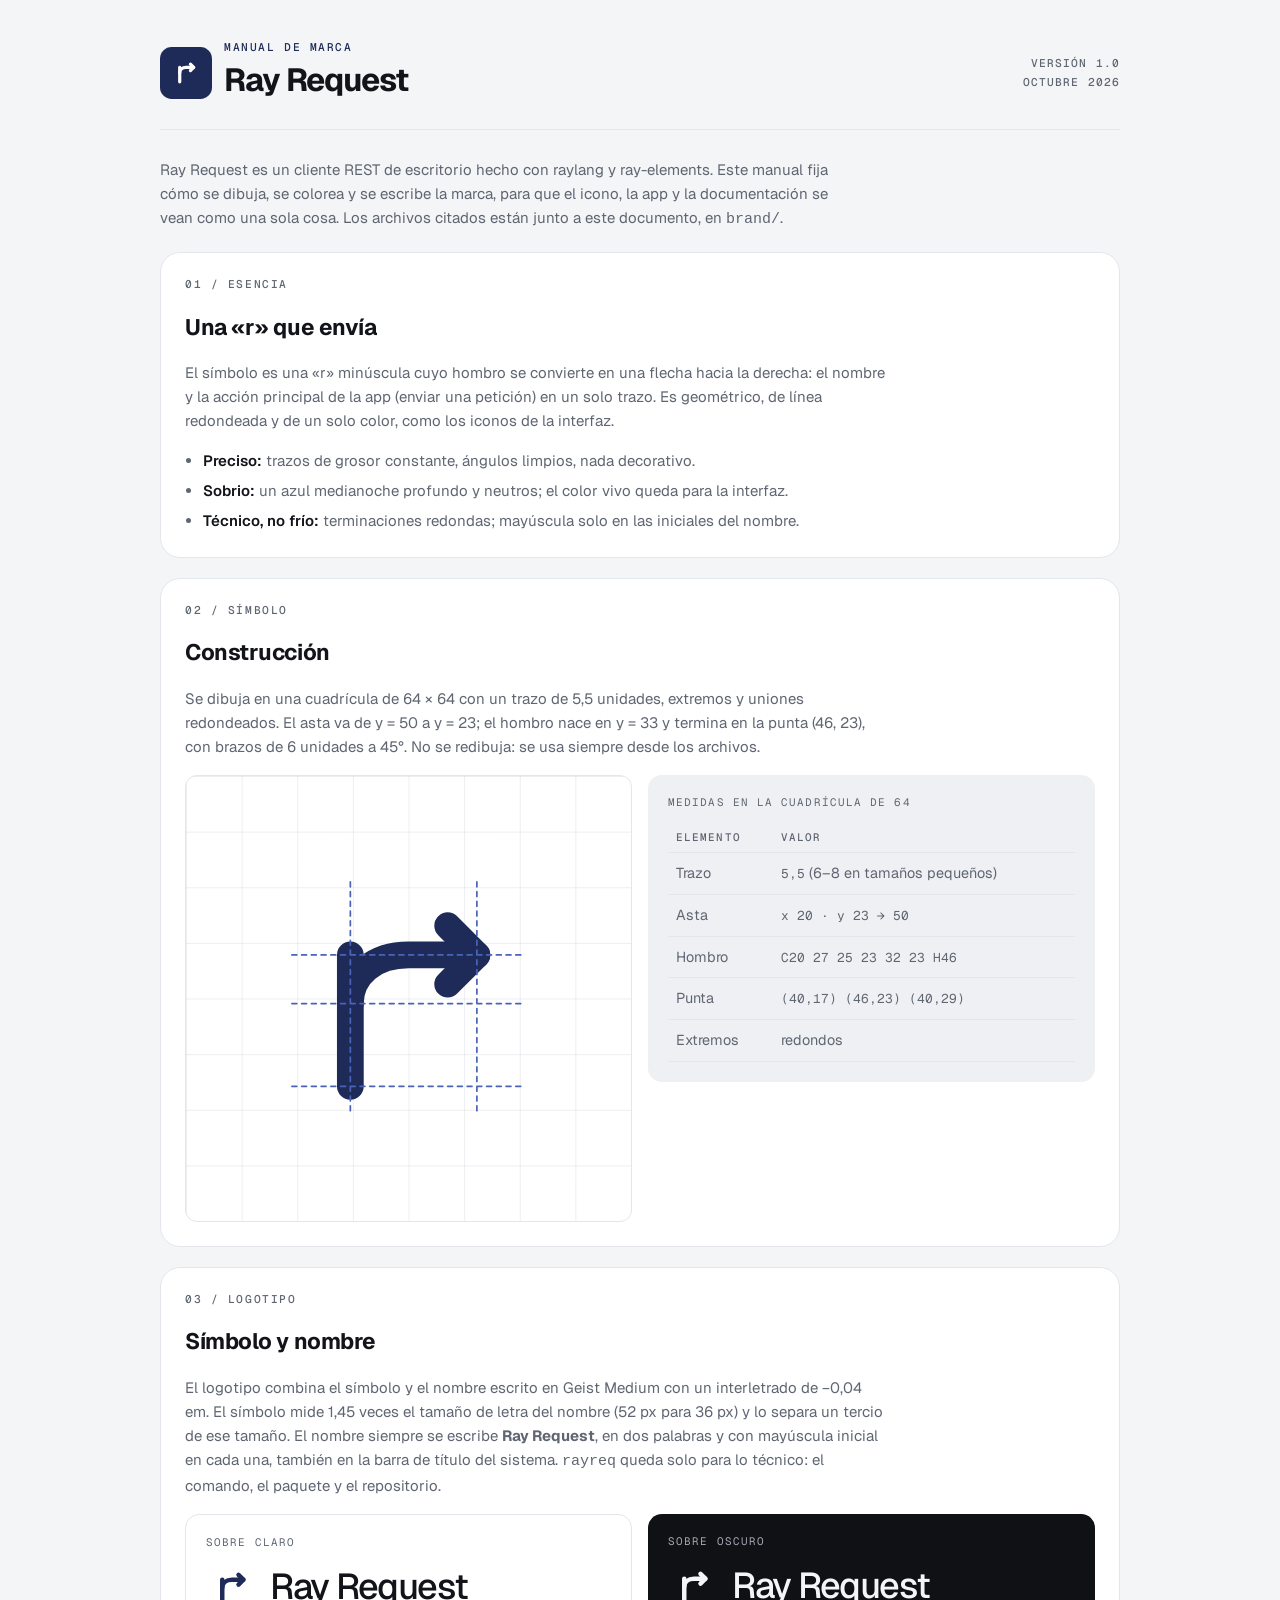
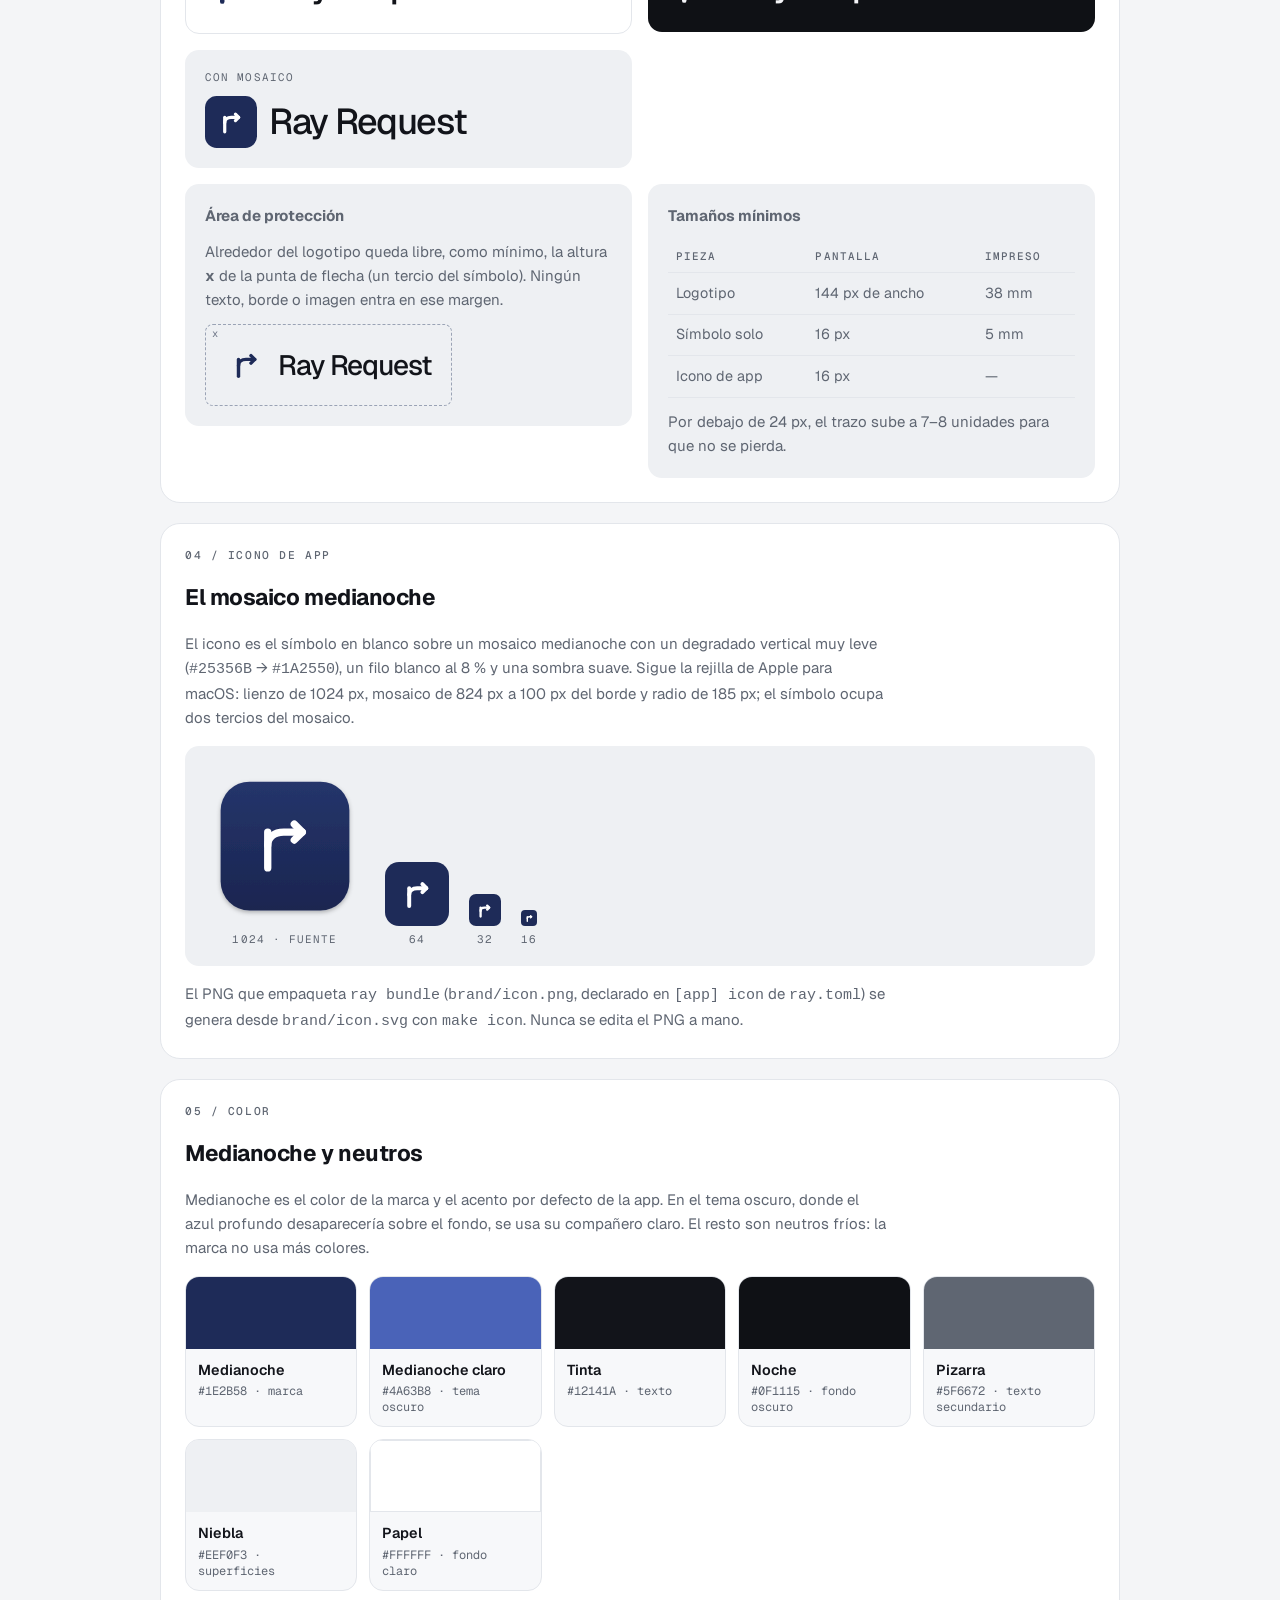
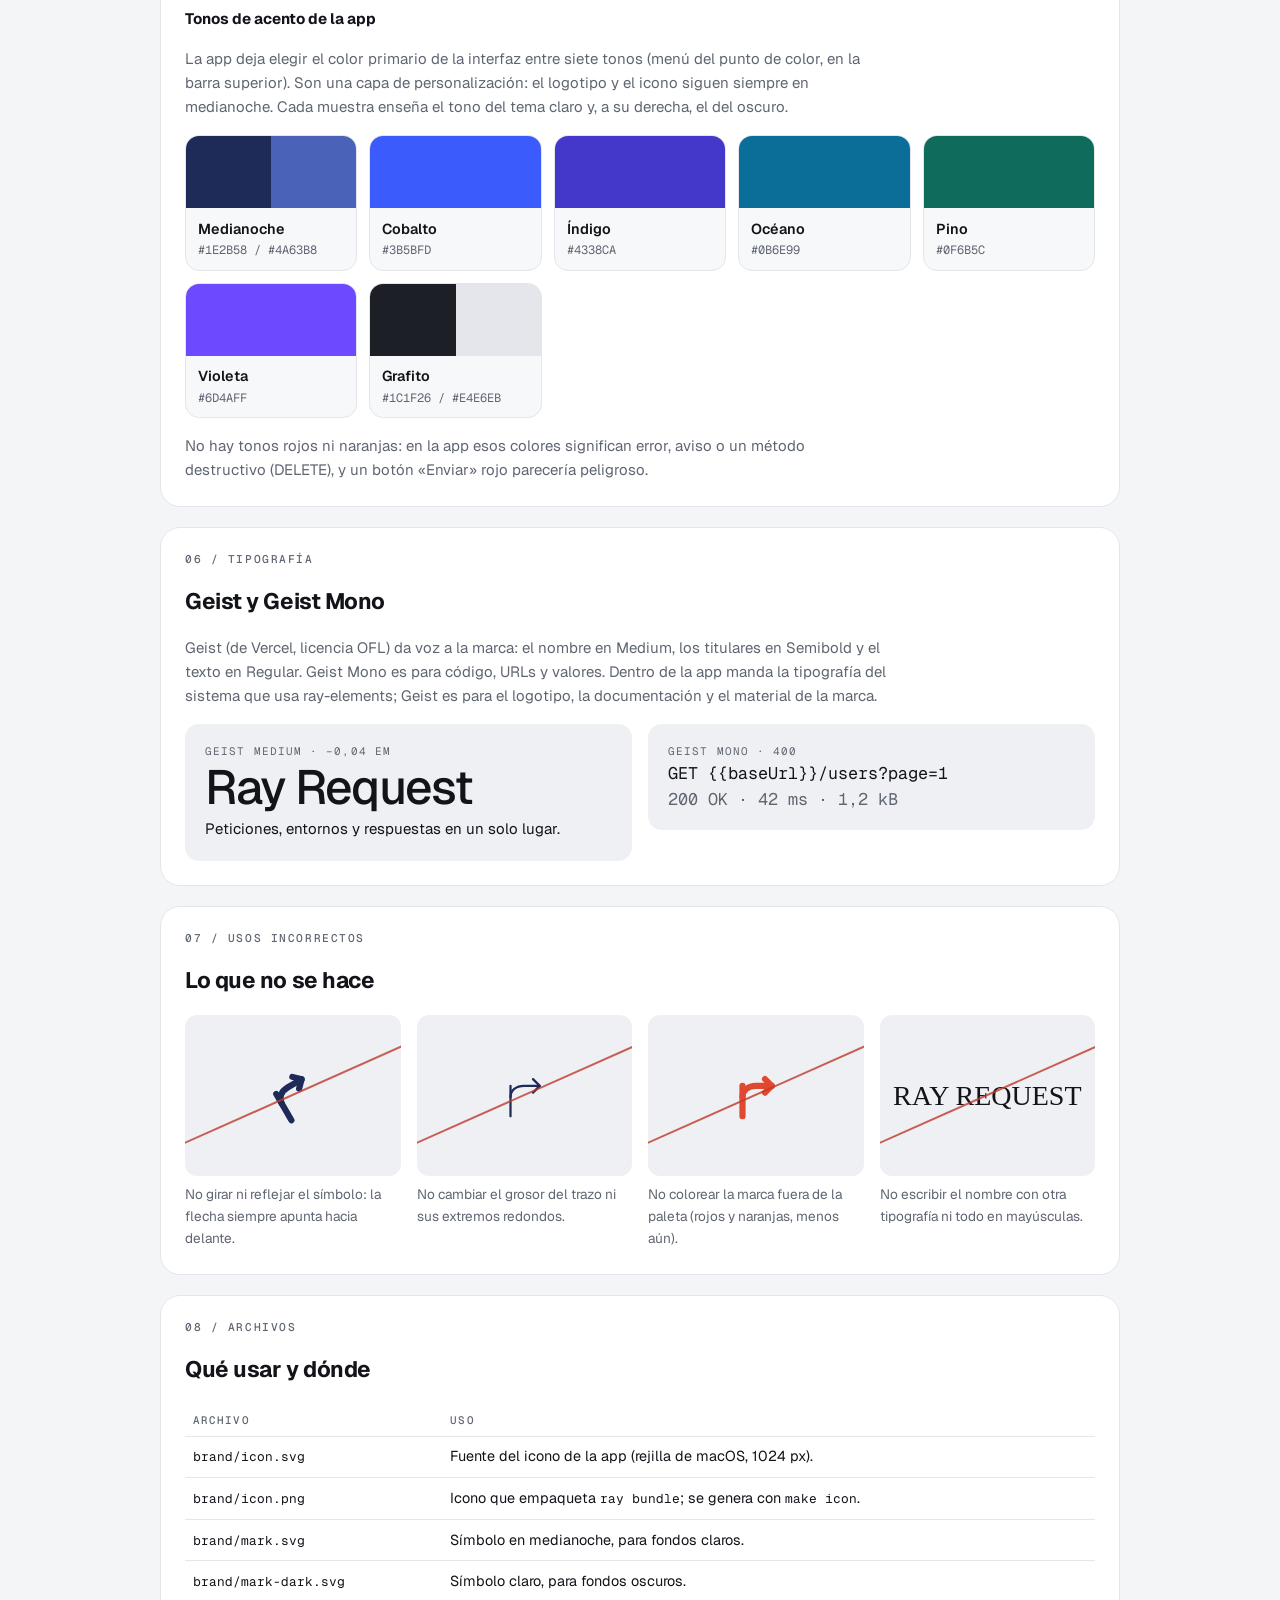
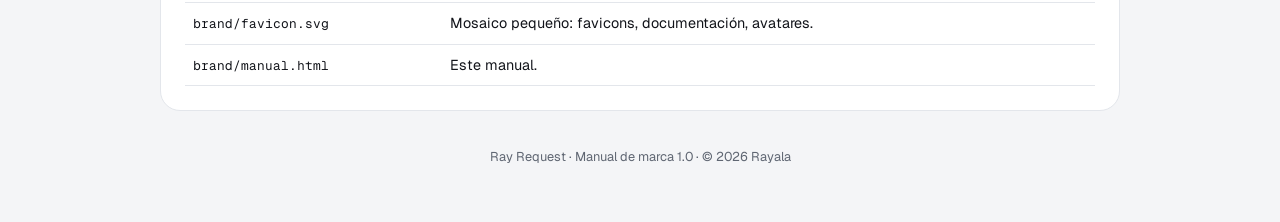
<file: brand/manual.html>
<!doctype html>
<html lang="es">
<head>
<meta charset="utf-8">
<meta name="viewport" content="width=device-width, initial-scale=1">
<title>Manual de marca Ray Request</title>
<link rel="icon" href="favicon.svg" type="image/svg+xml">
<link rel="preconnect" href="https://fonts.googleapis.com">
<link href="https://fonts.googleapis.com/css2?family=Geist:wght@400;500;600&family=Geist+Mono:wght@400;500&display=swap" rel="stylesheet">
<style>
/* Una hoja de especímenes en una columna: secciones numeradas «NN / TEMA», claro y oscuro. */
:root {
  --midnight: #1E2B58; --midnight-dark: #4A63B8; --ink: #12141A; --night: #0F1115; --paper: #FFFFFF; --mist: #EEF0F3; --slate: #5F6672;
  --bg: #F4F5F7; --surface: #FFFFFF; --panel: #F7F8FA; --fg: #12141A; --muted: #5F6672; --line: #E3E6EB; --accent: #1E2B58;
  --sans: Geist, ui-sans-serif, system-ui, sans-serif; --mono: "Geist Mono", ui-monospace, Menlo, monospace;
  color-scheme: light;
}
@media (prefers-color-scheme: dark) { :root:not([data-theme="light"]) { --bg: #0B0D11; --surface: #13161C; --panel: #181B22; --fg: #F4F5F7; --muted: #A3A9B4; --line: #252A33; --accent: #8EA2E6; color-scheme: dark; } }
:root[data-theme="dark"] { --bg: #0B0D11; --surface: #13161C; --panel: #181B22; --fg: #F4F5F7; --muted: #A3A9B4; --line: #252A33; --accent: #8EA2E6; color-scheme: dark; }
* { box-sizing: border-box; }
body { margin: 0; background: var(--bg); color: var(--fg); font: 15px/1.6 var(--sans); padding-inline: 16px; }
.wrap { max-width: 60rem; margin: 0 auto; padding-block: 2.5rem 4rem; display: grid; gap: 1.25rem; }
.masthead { display: flex; flex-wrap: wrap; align-items: center; gap: 1rem 1.5rem; padding-bottom: 1.5rem; border-bottom: 1px solid var(--line); }
.masthead .meta { margin-left: auto; font: 500 .7rem/1.7 var(--mono); letter-spacing: .1em; text-transform: uppercase; color: var(--muted); text-align: right; }
.lock { display: flex; align-items: center; gap: .75rem; }
.wm { font: 500 2.25rem/1 var(--sans); letter-spacing: -0.04em; white-space: nowrap; }
.tile { display: grid; place-items: center; background: var(--midnight); border-radius: 22.5%; flex: none; }
.tile svg { width: 66%; height: 66%; }
.intro p { margin: .5rem 0 0; max-width: 44rem; color: var(--muted); }
section.sheet { background: var(--surface); border: 1px solid var(--line); border-radius: 1.25rem; padding: 1.5rem; display: grid; gap: 1rem; }
.eyebrow { margin: 0; font: 500 .7rem var(--mono); letter-spacing: .14em; text-transform: uppercase; color: var(--accent); }
h1 { margin: 0; font-size: 2rem; letter-spacing: -0.03em; }
h2 { margin: .15rem 0 0; font-size: 1.4rem; letter-spacing: -0.02em; text-wrap: balance; }
h3 { margin: 0; font-size: .95rem; }
section.sheet > p, .note { margin: 0; max-width: 44rem; color: var(--muted); }
.cols { display: grid; grid-template-columns: repeat(auto-fit, minmax(15rem, 1fr)); gap: 1rem; align-items: start; }
.cols > * { min-width: 0; }
.panel { border-radius: .875rem; padding: 1.25rem; display: grid; gap: .75rem; }
.panel.light { background: var(--paper); color: var(--slate); border: 1px solid #E3E6EB; }
.panel.mist { background: var(--mist); color: var(--slate); }
.panel.dark { background: var(--night); color: #A3A9B4; }
.panel.light .wm, .panel.mist .wm { color: var(--ink); }
.panel.dark .wm { color: #F4F5F7; }
.label { font: .68rem var(--mono); letter-spacing: .1em; text-transform: uppercase; }
.row { display: flex; flex-wrap: wrap; align-items: flex-end; gap: 1.25rem; }
.stack { display: grid; gap: .35rem; justify-items: center; }
figure { margin: 0; }
ul.rules { margin: 0; padding-left: 1.1rem; color: var(--muted); display: grid; gap: .35rem; max-width: 44rem; }
ul.rules b { color: var(--fg); font-weight: 600; }
.swatches { display: grid; grid-template-columns: repeat(auto-fill, minmax(10.5rem, 1fr)); gap: .75rem; }
.swatch { border: 1px solid var(--line); border-radius: .875rem; overflow: hidden; background: var(--panel); }
.swatch .chip { height: 4.5rem; display: flex; }
.swatch .chip span { flex: 1; }
.swatch .info { padding: .6rem .75rem .7rem; display: grid; gap: .1rem; }
.swatch .info b { font-size: .9rem; font-weight: 600; }
.swatch .info code { font: .75rem var(--mono); color: var(--muted); }
.grid-demo { background-image: linear-gradient(to right, rgb(30 43 88 / .08) 1px, transparent 1px), linear-gradient(to bottom, rgb(30 43 88 / .08) 1px, transparent 1px); background-size: 12.5% 12.5%; border: 1px solid #E3E6EB; border-radius: .75rem; background-color: #fff; }
.clear { position: relative; display: inline-flex; padding: 1.25rem; border: 1px dashed #9AA3B5; border-radius: .5rem; }
.clear::after { content: "x"; position: absolute; top: .1rem; left: .4rem; font: .65rem var(--mono); color: #6B7385; }
.type { display: grid; gap: .25rem; }
.type .big { font: 500 3rem/1.05 var(--sans); letter-spacing: -0.04em; }
.type .mono { font: 400 1.05rem var(--mono); }
.dont { display: grid; gap: .5rem; }
.dont .box { aspect-ratio: 4 / 3; display: grid; place-items: center; border-radius: .75rem; background: var(--mist); position: relative; overflow: hidden; }
.dont .box::after { content: ""; position: absolute; inset: auto -10% 50% -10%; height: 2px; background: #C0392B; transform: rotate(-24deg); opacity: .8; }
.dont p { margin: 0; font-size: .85rem; color: var(--muted); }
table { width: 100%; border-collapse: collapse; font-size: .9rem; }
th, td { text-align: left; padding: .55rem .5rem; border-bottom: 1px solid var(--line); vertical-align: top; }
th { font: 500 .68rem var(--mono); letter-spacing: .1em; text-transform: uppercase; color: var(--muted); }
td code { font: .8rem var(--mono); }
.scroll { overflow-x: auto; }
footer { color: var(--muted); font-size: .8rem; text-align: center; padding-top: 1rem; }
</style>
</head>
<body>
<div class="wrap">

<header class="masthead">
  <div class="lock">
    <span class="tile" style="width: 3.25rem; height: 3.25rem"><svg viewBox="0 0 64 64" fill="none" stroke="#fff" stroke-width="6" stroke-linecap="round" stroke-linejoin="round" aria-hidden="true"><path d="M20 50V23"/><path d="M20 33C20 27 25 23 32 23H46"/><path d="M40 17L46 23L40 29"/></svg></span>
    <div>
      <p class="eyebrow">Manual de marca</p>
      <h1>Ray Request</h1>
    </div>
  </div>
  <div class="meta">Versión 1.0<br>Octubre 2026</div>
</header>

<div class="intro">
  <p>Ray Request es un cliente REST de escritorio hecho con raylang y ray-elements. Este manual fija cómo se dibuja, se colorea y se escribe la marca, para que el icono, la app y la documentación se vean como una sola cosa. Los archivos citados están junto a este documento, en <code>brand/</code>.</p>
</div>

<section class="sheet" id="esencia">
  <p class="eyebrow">01 / Esencia</p>
  <h2>Una «r» que envía</h2>
  <p>El símbolo es una «r» minúscula cuyo hombro se convierte en una flecha hacia la derecha: el nombre y la acción principal de la app (enviar una petición) en un solo trazo. Es geométrico, de línea redondeada y de un solo color, como los iconos de la interfaz.</p>
  <ul class="rules">
    <li><b>Preciso:</b> trazos de grosor constante, ángulos limpios, nada decorativo.</li>
    <li><b>Sobrio:</b> un azul medianoche profundo y neutros; el color vivo queda para la interfaz.</li>
    <li><b>Técnico, no frío:</b> terminaciones redondas; mayúscula solo en las iniciales del nombre.</li>
  </ul>
</section>

<section class="sheet" id="simbolo">
  <p class="eyebrow">02 / Símbolo</p>
  <h2>Construcción</h2>
  <p>Se dibuja en una cuadrícula de 64 × 64 con un trazo de 5,5 unidades, extremos y uniones redondeados. El asta va de y = 50 a y = 23; el hombro nace en y = 33 y termina en la punta (46, 23), con brazos de 6 unidades a 45°. No se redibuja: se usa siempre desde los archivos.</p>
  <div class="cols">
    <figure class="grid-demo" style="aspect-ratio: 1; display: grid; place-items: center">
      <svg viewBox="0 0 64 64" width="70%" height="70%" fill="none" stroke="#1E2B58" stroke-width="5.5" stroke-linecap="round" stroke-linejoin="round" role="img" aria-label="Símbolo de Ray Request sobre su cuadrícula"><path d="M20 50V23"/><path d="M20 33C20 27 25 23 32 23H46"/><path d="M40 17L46 23L40 29"/><g stroke="#4A63B8" stroke-width=".35" stroke-dasharray="1 1"><path d="M8 23H56M8 33H56M8 50H56M20 8V56M46 8V56"/></g></svg>
    </figure>
    <div class="panel mist">
      <span class="label">Medidas en la cuadrícula de 64</span>
      <table>
        <tr><th>Elemento</th><th>Valor</th></tr>
        <tr><td>Trazo</td><td><code>5,5</code> (6–8 en tamaños pequeños)</td></tr>
        <tr><td>Asta</td><td><code>x 20 · y 23 → 50</code></td></tr>
        <tr><td>Hombro</td><td><code>C20 27 25 23 32 23 H46</code></td></tr>
        <tr><td>Punta</td><td><code>(40,17) (46,23) (40,29)</code></td></tr>
        <tr><td>Extremos</td><td>redondos</td></tr>
      </table>
    </div>
  </div>
</section>

<section class="sheet" id="logotipo">
  <p class="eyebrow">03 / Logotipo</p>
  <h2>Símbolo y nombre</h2>
  <p>El logotipo combina el símbolo y el nombre escrito en Geist Medium con un interletrado de −0,04 em. El símbolo mide 1,45 veces el tamaño de letra del nombre (52 px para 36 px) y lo separa un tercio de ese tamaño. El nombre siempre se escribe <b>Ray Request</b>, en dos palabras y con mayúscula inicial en cada una, también en la barra de título del sistema. <code>rayreq</code> queda solo para lo técnico: el comando, el paquete y el repositorio.</p>
  <div class="cols" style="grid-template-columns: repeat(auto-fit, minmax(min(19rem, 100%), 1fr))">
    <div class="panel light">
      <span class="label">Sobre claro</span>
      <div class="lock"><svg viewBox="0 0 64 64" width="52" height="52" fill="none" stroke="#1E2B58" stroke-width="5.5" stroke-linecap="round" stroke-linejoin="round" aria-hidden="true"><path d="M20 50V23"/><path d="M20 33C20 27 25 23 32 23H46"/><path d="M40 17L46 23L40 29"/></svg><span class="wm">Ray Request</span></div>
    </div>
    <div class="panel dark">
      <span class="label">Sobre oscuro</span>
      <div class="lock"><svg viewBox="0 0 64 64" width="52" height="52" fill="none" stroke="#F4F5F7" stroke-width="5.5" stroke-linecap="round" stroke-linejoin="round" aria-hidden="true"><path d="M20 50V23"/><path d="M20 33C20 27 25 23 32 23H46"/><path d="M40 17L46 23L40 29"/></svg><span class="wm">Ray Request</span></div>
    </div>
    <div class="panel mist">
      <span class="label">Con mosaico</span>
      <div class="lock"><span class="tile" style="width: 52px; height: 52px"><svg viewBox="0 0 64 64" fill="none" stroke="#fff" stroke-width="6" stroke-linecap="round" stroke-linejoin="round" aria-hidden="true"><path d="M20 50V23"/><path d="M20 33C20 27 25 23 32 23H46"/><path d="M40 17L46 23L40 29"/></svg></span><span class="wm">Ray Request</span></div>
    </div>
  </div>
  <div class="cols">
    <div class="panel mist">
      <h3>Área de protección</h3>
      <p class="note">Alrededor del logotipo queda libre, como mínimo, la altura <b>x</b> de la punta de flecha (un tercio del símbolo). Ningún texto, borde o imagen entra en ese margen.</p>
      <div><span class="clear"><span class="lock"><svg viewBox="0 0 64 64" width="40" height="40" fill="none" stroke="#1E2B58" stroke-width="5.5" stroke-linecap="round" stroke-linejoin="round" aria-hidden="true"><path d="M20 50V23"/><path d="M20 33C20 27 25 23 32 23H46"/><path d="M40 17L46 23L40 29"/></svg><span class="wm" style="font-size: 1.75rem; color: #12141A">Ray Request</span></span></span></div>
    </div>
    <div class="panel mist">
      <h3>Tamaños mínimos</h3>
      <table>
        <tr><th>Pieza</th><th>Pantalla</th><th>Impreso</th></tr>
        <tr><td>Logotipo</td><td>144 px de ancho</td><td>38 mm</td></tr>
        <tr><td>Símbolo solo</td><td>16 px</td><td>5 mm</td></tr>
        <tr><td>Icono de app</td><td>16 px</td><td>—</td></tr>
      </table>
      <p class="note">Por debajo de 24 px, el trazo sube a 7–8 unidades para que no se pierda.</p>
    </div>
  </div>
</section>

<section class="sheet" id="icono">
  <p class="eyebrow">04 / Icono de app</p>
  <h2>El mosaico medianoche</h2>
  <p>El icono es el símbolo en blanco sobre un mosaico medianoche con un degradado vertical muy leve (<code>#25356B</code> → <code>#1A2550</code>), un filo blanco al 8 % y una sombra suave. Sigue la rejilla de Apple para macOS: lienzo de 1024 px, mosaico de 824 px a 100 px del borde y radio de 185 px; el símbolo ocupa dos tercios del mosaico.</p>
  <div class="panel mist">
    <div class="row">
      <figure class="stack"><img src="icon.svg" width="160" height="160" alt="Icono de Ray Request"><span class="label">1024 · fuente</span></figure>
      <figure class="stack"><span class="tile" style="width: 64px; height: 64px; border-radius: 14px"><svg viewBox="0 0 64 64" fill="none" stroke="#fff" stroke-width="6" stroke-linecap="round" stroke-linejoin="round" aria-hidden="true"><path d="M20 50V23"/><path d="M20 33C20 27 25 23 32 23H46"/><path d="M40 17L46 23L40 29"/></svg></span><span class="label">64</span></figure>
      <figure class="stack"><span class="tile" style="width: 32px; height: 32px; border-radius: 7px"><svg viewBox="0 0 64 64" fill="none" stroke="#fff" stroke-width="7" stroke-linecap="round" stroke-linejoin="round" aria-hidden="true"><path d="M20 50V23"/><path d="M20 33C20 27 25 23 32 23H46"/><path d="M40 17L46 23L40 29"/></svg></span><span class="label">32</span></figure>
      <figure class="stack"><span class="tile" style="width: 16px; height: 16px; border-radius: 4px"><svg viewBox="0 0 64 64" fill="none" stroke="#fff" stroke-width="8.5" stroke-linecap="round" stroke-linejoin="round" aria-hidden="true"><path d="M20 50V23"/><path d="M20 33C20 27 25 23 32 23H46"/><path d="M40 17L46 23L40 29"/></svg></span><span class="label">16</span></figure>
    </div>
  </div>
  <p class="note">El PNG que empaqueta <code>ray bundle</code> (<code>brand/icon.png</code>, declarado en <code>[app] icon</code> de <code>ray.toml</code>) se genera desde <code>brand/icon.svg</code> con <code>make icon</code>. Nunca se edita el PNG a mano.</p>
</section>

<section class="sheet" id="color">
  <p class="eyebrow">05 / Color</p>
  <h2>Medianoche y neutros</h2>
  <p>Medianoche es el color de la marca y el acento por defecto de la app. En el tema oscuro, donde el azul profundo desaparecería sobre el fondo, se usa su compañero claro. El resto son neutros fríos: la marca no usa más colores.</p>
  <div class="swatches">
    <div class="swatch"><div class="chip"><span style="background: #1E2B58"></span></div><div class="info"><b>Medianoche</b><code>#1E2B58 · marca</code></div></div>
    <div class="swatch"><div class="chip"><span style="background: #4A63B8"></span></div><div class="info"><b>Medianoche claro</b><code>#4A63B8 · tema oscuro</code></div></div>
    <div class="swatch"><div class="chip"><span style="background: #12141A"></span></div><div class="info"><b>Tinta</b><code>#12141A · texto</code></div></div>
    <div class="swatch"><div class="chip"><span style="background: #0F1115"></span></div><div class="info"><b>Noche</b><code>#0F1115 · fondo oscuro</code></div></div>
    <div class="swatch"><div class="chip"><span style="background: #5F6672"></span></div><div class="info"><b>Pizarra</b><code>#5F6672 · texto secundario</code></div></div>
    <div class="swatch"><div class="chip"><span style="background: #EEF0F3"></span></div><div class="info"><b>Niebla</b><code>#EEF0F3 · superficies</code></div></div>
    <div class="swatch"><div class="chip"><span style="background: #FFFFFF; box-shadow: inset 0 0 0 1px #E3E6EB"></span></div><div class="info"><b>Papel</b><code>#FFFFFF · fondo claro</code></div></div>
  </div>
  <h3>Tonos de acento de la app</h3>
  <p class="note">La app deja elegir el color primario de la interfaz entre siete tonos (menú del punto de color, en la barra superior). Son una capa de personalización: el logotipo y el icono siguen siempre en medianoche. Cada muestra enseña el tono del tema claro y, a su derecha, el del oscuro.</p>
  <div class="swatches">
    <div class="swatch"><div class="chip"><span style="background: #1E2B58"></span><span style="background: #4A63B8"></span></div><div class="info"><b>Medianoche</b><code>#1E2B58 / #4A63B8</code></div></div>
    <div class="swatch"><div class="chip"><span style="background: #3B5BFD"></span></div><div class="info"><b>Cobalto</b><code>#3B5BFD</code></div></div>
    <div class="swatch"><div class="chip"><span style="background: #4338CA"></span></div><div class="info"><b>Índigo</b><code>#4338CA</code></div></div>
    <div class="swatch"><div class="chip"><span style="background: #0B6E99"></span></div><div class="info"><b>Océano</b><code>#0B6E99</code></div></div>
    <div class="swatch"><div class="chip"><span style="background: #0F6B5C"></span></div><div class="info"><b>Pino</b><code>#0F6B5C</code></div></div>
    <div class="swatch"><div class="chip"><span style="background: #6D4AFF"></span></div><div class="info"><b>Violeta</b><code>#6D4AFF</code></div></div>
    <div class="swatch"><div class="chip"><span style="background: #1C1F26"></span><span style="background: #E4E6EB"></span></div><div class="info"><b>Grafito</b><code>#1C1F26 / #E4E6EB</code></div></div>
  </div>
  <p class="note">No hay tonos rojos ni naranjas: en la app esos colores significan error, aviso o un método destructivo (DELETE), y un botón «Enviar» rojo parecería peligroso.</p>
</section>

<section class="sheet" id="tipografia">
  <p class="eyebrow">06 / Tipografía</p>
  <h2>Geist y Geist Mono</h2>
  <p>Geist (de Vercel, licencia OFL) da voz a la marca: el nombre en Medium, los titulares en Semibold y el texto en Regular. Geist Mono es para código, URLs y valores. Dentro de la app manda la tipografía del sistema que usa ray-elements; Geist es para el logotipo, la documentación y el material de la marca.</p>
  <div class="cols">
    <div class="panel mist type">
      <span class="label">Geist Medium · −0,04 em</span>
      <span class="big" style="color: #12141A">Ray Request</span>
      <span style="color: #12141A">Peticiones, entornos y respuestas en un solo lugar.</span>
    </div>
    <div class="panel mist type">
      <span class="label">Geist Mono · 400</span>
      <span class="mono" style="color: #12141A">GET {{baseUrl}}/users?page=1</span>
      <span class="mono" style="color: #5F6672">200 OK · 42 ms · 1,2 kB</span>
    </div>
  </div>
</section>

<section class="sheet" id="usos">
  <p class="eyebrow">07 / Usos incorrectos</p>
  <h2>Lo que no se hace</h2>
  <div class="cols" style="grid-template-columns: repeat(auto-fit, minmax(11rem, 1fr))">
    <div class="dont"><div class="box"><svg viewBox="0 0 64 64" width="72" height="72" fill="none" stroke="#1E2B58" stroke-width="5.5" stroke-linecap="round" stroke-linejoin="round" style="transform: rotate(-30deg)" aria-hidden="true"><path d="M20 50V23"/><path d="M20 33C20 27 25 23 32 23H46"/><path d="M40 17L46 23L40 29"/></svg></div><p>No girar ni reflejar el símbolo: la flecha siempre apunta hacia delante.</p></div>
    <div class="dont"><div class="box"><svg viewBox="0 0 64 64" width="72" height="72" fill="none" stroke="#1E2B58" stroke-width="2" stroke-linecap="round" stroke-linejoin="round" aria-hidden="true"><path d="M20 50V23"/><path d="M20 33C20 27 25 23 32 23H46"/><path d="M40 17L46 23L40 29"/></svg></div><p>No cambiar el grosor del trazo ni sus extremos redondos.</p></div>
    <div class="dont"><div class="box"><svg viewBox="0 0 64 64" width="72" height="72" fill="none" stroke="#E0482F" stroke-width="5.5" stroke-linecap="round" stroke-linejoin="round" aria-hidden="true"><path d="M20 50V23"/><path d="M20 33C20 27 25 23 32 23H46"/><path d="M40 17L46 23L40 29"/></svg></div><p>No colorear la marca fuera de la paleta (rojos y naranjas, menos aún).</p></div>
    <div class="dont"><div class="box"><span class="wm" style="font-size: 1.75rem; font-family: Georgia, serif; letter-spacing: 0; color: #12141A">RAY REQUEST</span></div><p>No escribir el nombre con otra tipografía ni todo en mayúsculas.</p></div>
  </div>
</section>

<section class="sheet" id="archivos">
  <p class="eyebrow">08 / Archivos</p>
  <h2>Qué usar y dónde</h2>
  <div class="scroll">
    <table>
      <tr><th>Archivo</th><th>Uso</th></tr>
      <tr><td><code>brand/icon.svg</code></td><td>Fuente del icono de la app (rejilla de macOS, 1024 px).</td></tr>
      <tr><td><code>brand/icon.png</code></td><td>Icono que empaqueta <code>ray bundle</code>; se genera con <code>make icon</code>.</td></tr>
      <tr><td><code>brand/mark.svg</code></td><td>Símbolo en medianoche, para fondos claros.</td></tr>
      <tr><td><code>brand/mark-dark.svg</code></td><td>Símbolo claro, para fondos oscuros.</td></tr>
      <tr><td><code>brand/favicon.svg</code></td><td>Mosaico pequeño: favicons, documentación, avatares.</td></tr>
      <tr><td><code>brand/manual.html</code></td><td>Este manual.</td></tr>
    </table>
  </div>
</section>

<footer>Ray Request · Manual de marca 1.0 · © 2026 Rayala</footer>
</div>
</body>
</html>
</file>
